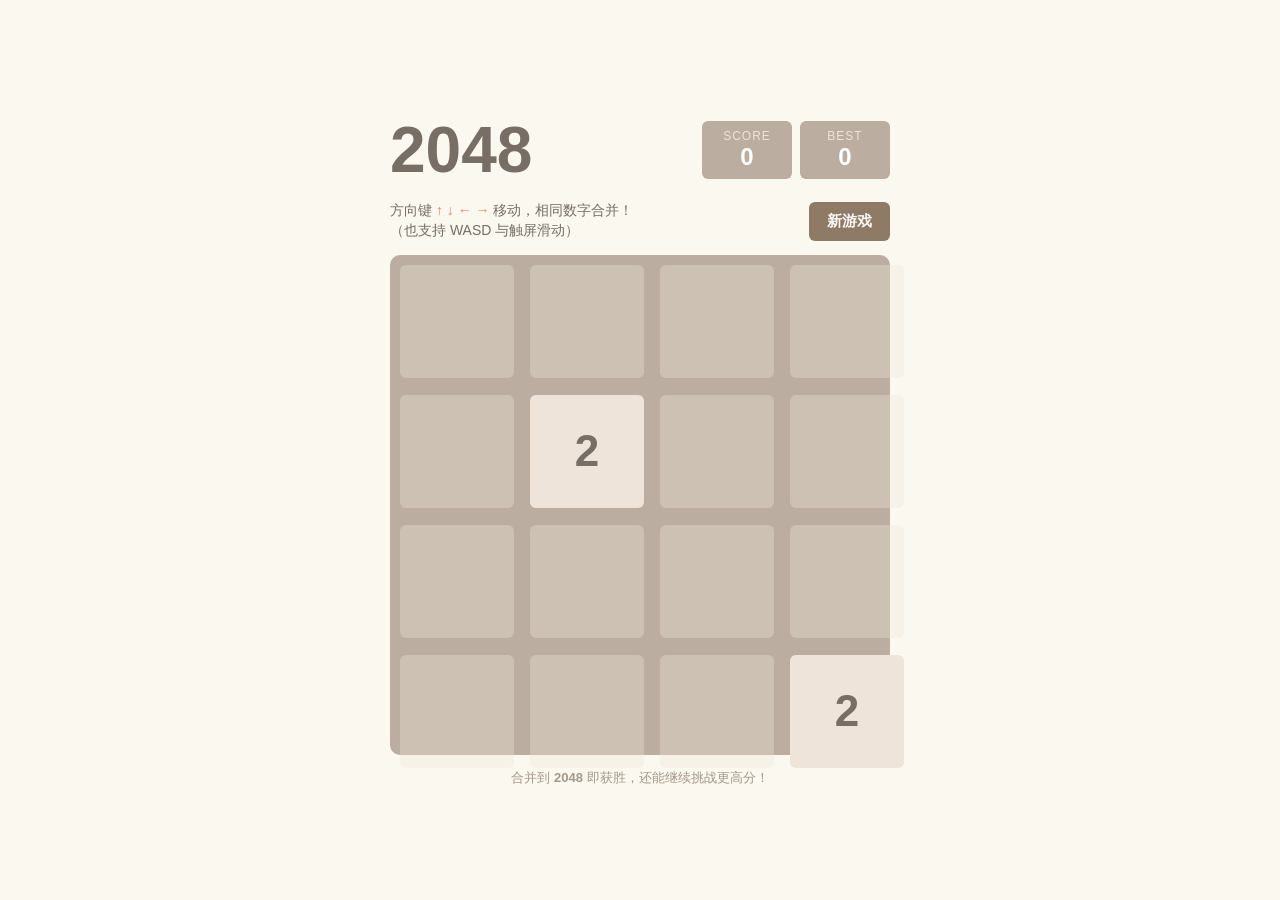
<file: 2048/index.html>
<!DOCTYPE html>
<html lang="zh-CN">
<head>
<meta charset="UTF-8" />
<meta name="viewport" content="width=device-width, initial-scale=1.0" />
<title>2048</title>
<style>
  :root {
    --bg: #faf8ef;
    --grid-bg: #bbada0;
    --cell-bg: rgba(238, 228, 218, 0.35);
    --text: #776e65;
  }
  * { box-sizing: border-box; margin: 0; padding: 0; }
  html, body { height: 100%; }
  body {
    display: flex;
    justify-content: center;
    align-items: center;
    background: var(--bg);
    font-family: "Clear Sans", "Helvetica Neue", Arial, "PingFang SC", "Microsoft YaHei", sans-serif;
    color: var(--text);
    -webkit-tap-highlight-color: transparent;
  }
  .wrap { width: min(92vw, 500px); user-select: none; }
  header { display: flex; justify-content: space-between; align-items: center; margin-bottom: 14px; }
  h1 { font-size: clamp(40px, 10vw, 64px); font-weight: 700; color: var(--text); }
  .scores { display: flex; gap: 8px; }
  .score-box {
    background: var(--grid-bg);
    border-radius: 6px;
    padding: 8px 18px;
    text-align: center;
    color: #eee4da;
    min-width: 90px;
  }
  .score-box .label { font-size: 12px; letter-spacing: 1px; text-transform: uppercase; }
  .score-box .value { font-size: 24px; font-weight: 700; color: #fff; }
  .subbar { display: flex; justify-content: space-between; align-items: center; margin-bottom: 14px; }
  .subbar p { font-size: 14px; line-height: 1.4; }
  .subbar p b { color: #f67c5f; }
  button {
    background: #8f7a66;
    color: #f9f6f2;
    border: none;
    border-radius: 6px;
    padding: 10px 18px;
    font-size: 15px;
    font-weight: 700;
    cursor: pointer;
    font-family: inherit;
  }
  button:hover { background: #9f8b77; }
  .board {
    position: relative;
    background: var(--grid-bg);
    border-radius: 10px;
    padding: 2%;
    aspect-ratio: 1;
    touch-action: none;
  }
  .cell, .tile {
    position: absolute;
    width: 22.75%;
    height: 22.75%;
    border-radius: 6px;
  }
  .cell { background: var(--cell-bg); }
  .tile {
    display: flex;
    justify-content: center;
    align-items: center;
    font-weight: 700;
    transition: top 120ms ease-in-out, left 120ms ease-in-out;
    z-index: 2;
  }
  .tile.new, .tile.merged { animation: pop 200ms ease 60ms; animation-fill-mode: backwards; }
  @keyframes pop {
    0% { transform: scale(0); }
    100% { transform: scale(1); }
  }
  .t2    { background: #eee4da; color: var(--text); font-size: clamp(24px, 7vw, 44px); }
  .t4    { background: #ede0c8; color: var(--text); font-size: clamp(24px, 7vw, 44px); }
  .t8    { background: #f2b179; color: #f9f6f2; font-size: clamp(24px, 7vw, 44px); }
  .t16   { background: #f59563; color: #f9f6f2; font-size: clamp(22px, 6vw, 40px); }
  .t32   { background: #f67c5f; color: #f9f6f2; font-size: clamp(22px, 6vw, 40px); }
  .t64   { background: #f65e3b; color: #f9f6f2; font-size: clamp(22px, 6vw, 40px); }
  .t128  { background: #edcf72; color: #f9f6f2; font-size: clamp(18px, 5vw, 34px); }
  .t256  { background: #edcc61; color: #f9f6f2; font-size: clamp(18px, 5vw, 34px); }
  .t512  { background: #edc850; color: #f9f6f2; font-size: clamp(18px, 5vw, 34px); }
  .t1024 { background: #edc53f; color: #f9f6f2; font-size: clamp(15px, 4vw, 28px); }
  .t2048 { background: #edc22e; color: #f9f6f2; font-size: clamp(15px, 4vw, 28px); box-shadow: 0 0 30px 8px rgba(243, 215, 116, 0.5); }
  .tile.super { background: #3c3a32; color: #f9f6f2; font-size: clamp(13px, 3.5vw, 24px); }
  .overlay {
    position: absolute;
    inset: 0;
    background: rgba(238, 228, 218, 0.78);
    border-radius: 10px;
    display: none;
    flex-direction: column;
    justify-content: center;
    align-items: center;
    z-index: 10;
  }
  .overlay.show { display: flex; }
  .overlay h2 { font-size: clamp(36px, 9vw, 56px); margin-bottom: 8px; }
  .overlay.win h2 { color: #edc22e; }
  .overlay p { font-size: 18px; margin-bottom: 18px; }
  footer { margin-top: 14px; font-size: 13px; color: #a4988a; text-align: center; }
  #confetti-canvas {
    position: fixed;
    inset: 0;
    width: 100vw;
    height: 100vh;
    pointer-events: none;
    z-index: 99;
  }
</style>
</head>
<body>
<div class="wrap">
  <header>
    <h1>2048</h1>
    <div class="scores">
      <div class="score-box"><div class="label">Score</div><div class="value" id="score">0</div></div>
      <div class="score-box"><div class="label">Best</div><div class="value" id="best">0</div></div>
    </div>
  </header>
  <div class="subbar">
    <p>方向键 <b>↑ ↓ ← →</b> 移动，相同数字合并！<br>（也支持 WASD 与触屏滑动）</p>
    <button id="restart">新游戏</button>
  </div>
  <div class="board" id="board">
    <div class="overlay" id="overlay">
      <h2 id="overlay-title"></h2>
      <p id="overlay-sub"></p>
      <button id="overlay-btn">再来一局</button>
    </div>
  </div>
  <footer>合并到 <b>2048</b> 即获胜，还能继续挑战更高分！</footer>
</div>
<canvas id="confetti-canvas"></canvas>
<script>
(function () {
  "use strict";

  var SIZE = 4;
  var boardEl = document.getElementById("board");
  var overlay = document.getElementById("overlay");
  var overlayTitle = document.getElementById("overlay-title");
  var overlaySub = document.getElementById("overlay-sub");
  var scoreEl = document.getElementById("score");
  var bestEl = document.getElementById("best");

  var score = 0;
  var best = Number(localStorage.getItem("2048-best") || 0);
  bestEl.textContent = best;

  // Grid cells are {value, el}; null for empty.
  var grid = [];
  var tilesById = Object.create(null);
  var nextTileId = 1;
  var won = false;
  var over = false;
  var animating = false;

  // ----- Confetti effect (fires once per game when 2048 is reached) -----
  var confettiCanvas = document.getElementById("confetti-canvas");
  var ctx = confettiCanvas.getContext("2d");
  var confettiParticles = [];
  var confettiRunning = false;
  var CONFETTI_COLORS = ["#edc22e", "#f65e3b", "#f2b179", "#edcf72", "#776e65", "#f9f6f2", "#8f7a66"];

  function confettiResize() {
    confettiCanvas.width = window.innerWidth;
    confettiCanvas.height = window.innerHeight;
  }
  confettiResize();
  window.addEventListener("resize", confettiResize);

  function spawnConfettiBurst(x, y, count, angleBase, spread) {
    for (var i = 0; i < count; i++) {
      var isEmoji = Math.random() < 0.12;
      var angle = angleBase + (Math.random() - 0.5) * spread;
      var speed = 9 + Math.random() * 8;
      confettiParticles.push({
        x: x, y: y,
        vx: Math.cos(angle) * speed,
        vy: Math.sin(angle) * speed,
        size: isEmoji ? 16 + Math.random() * 10 : 5 + Math.random() * 5,
        color: CONFETTI_COLORS[Math.floor(Math.random() * CONFETTI_COLORS.length)],
        emoji: isEmoji ? (Math.random() < 0.5 ? "🎉" : "✨") : null,
        rot: Math.random() * Math.PI * 2,
        vr: (Math.random() - 0.5) * 0.3,
        life: 0,
        maxLife: 140 + Math.random() * 60
      });
    }
  }

  function launchConfetti() {
    var w = confettiCanvas.width, h = confettiCanvas.height;
    spawnConfettiBurst(w * 0.5, h * 0.45, 60, -Math.PI / 2, Math.PI * 1.2);
    spawnConfettiBurst(w * 0.12, h * 0.85, 40, -Math.PI / 3, Math.PI / 3);
    spawnConfettiBurst(w * 0.88, h * 0.85, 40, -Math.PI * 2 / 3, Math.PI / 3);
    if (!confettiRunning) {
      confettiRunning = true;
      requestAnimationFrame(confettiFrame);
    }
  }

  function confettiFrame() {
    ctx.clearRect(0, 0, confettiCanvas.width, confettiCanvas.height);
    for (var i = confettiParticles.length - 1; i >= 0; i--) {
      var p = confettiParticles[i];
      p.life++;
      p.vy += 0.18;            // gravity
      p.vx *= 0.99;            // air drag
      p.vy *= 0.995;
      p.x += p.vx;
      p.y += p.vy;
      p.rot += p.vr;
      var fade = 1 - Math.max(0, (p.life - p.maxLife * 0.7) / (p.maxLife * 0.3));
      if (p.life >= p.maxLife || p.y > confettiCanvas.height + 40) {
        confettiParticles.splice(i, 1);
        continue;
      }
      ctx.save();
      ctx.globalAlpha = Math.max(0, fade);
      ctx.translate(p.x, p.y);
      ctx.rotate(p.rot);
      if (p.emoji) {
        ctx.font = p.size + "px sans-serif";
        ctx.textAlign = "center";
        ctx.textBaseline = "middle";
        ctx.fillText(p.emoji, 0, 0);
      } else {
        ctx.fillStyle = p.color;
        ctx.fillRect(-p.size / 2, -p.size / 4, p.size, p.size / 2);
      }
      ctx.restore();
    }
    if (confettiParticles.length) {
      requestAnimationFrame(confettiFrame);
    } else {
      confettiRunning = false;
      ctx.clearRect(0, 0, confettiCanvas.width, confettiCanvas.height);
    }
  }
  // ----- End confetti -----

  // Create the static background cells.
  for (var r = 0; r < SIZE; r++) {
    for (var c = 0; c < SIZE; c++) {
      var cell = document.createElement("div");
      cell.className = "cell";
      positionElement(cell, r, c);
      boardEl.appendChild(cell);
    }
  }

  function positionElement(el, row, col) {
    // padding 2%, gap 3.25% of board => cell size 22.75%
    el.style.top = (2 + row * 26) + "%";
    el.style.left = (2 + col * 26) + "%";
  }

  function makeTile(value, row, col, isNew, isMerged) {
    var el = document.createElement("div");
    var tile = { id: nextTileId++, value: value, row: row, col: col, el: el };
    el.className = "tile t" + value + (value > 2048 ? " super" : "");
    if (value > 2048) el.classList.remove("t" + value);
    if (isNew) el.classList.add("new");
    if (isMerged) el.classList.add("merged");
    el.textContent = value;
    positionElement(el, row, col);
    boardEl.appendChild(el);
    tilesById[tile.id] = tile;
    return tile;
  }

  function removeTile(tile) {
    tile.el.remove();
    delete tilesById[tile.id];
  }

  function emptyCells() {
    var cells = [];
    for (var r = 0; r < SIZE; r++) {
      for (var c = 0; c < SIZE; c++) {
        if (!grid[r][c]) cells.push({ row: r, col: c });
      }
    }
    return cells;
  }

  function addRandomTile() {
    var cells = emptyCells();
    if (!cells.length) return;
    var spot = cells[Math.floor(Math.random() * cells.length)];
    grid[spot.row][spot.col] = makeTile(Math.random() < 0.9 ? 2 : 4, spot.row, spot.col, true, false);
  }

  function setScore(value) {
    score = value;
    scoreEl.textContent = score;
    if (score > best) {
      best = score;
      bestEl.textContent = best;
      localStorage.setItem("2048-best", best);
    }
  }

  function reset() {
    Object.keys(tilesById).forEach(function (id) { tilesById[id].el.remove(); });
    tilesById = Object.create(null);
    grid = [];
    for (var r = 0; r < SIZE; r++) grid.push([null, null, null, null]);
    setScore(0);
    won = false;
    over = false;
    confettiParticles = [];
    hideOverlay();
    addRandomTile();
    addRandomTile();
  }

  // Build traversal order so tiles closest to the move direction go first.
  function traversals(dir) {
    var rows = [], cols = [];
    for (var i = 0; i < SIZE; i++) { rows.push(i); cols.push(i); }
    if (dir === "right") cols.reverse();
    if (dir === "down") rows.reverse();
    return { rows: rows, cols: cols };
  }

  function vector(dir) {
    return { up: { r: -1, c: 0 }, down: { r: 1, c: 0 }, left: { r: 0, c: -1 }, right: { r: 0, c: 1 } }[dir];
  }

  function withinBounds(r, c) {
    return r >= 0 && r < SIZE && c >= 0 && c < SIZE;
  }

  function findFarthest(row, col, v) {
    var prev;
    do {
      prev = { r: row, c: col };
      row += v.r;
      col += v.c;
    } while (withinBounds(row, col) && !grid[row][col]);
    return { farthest: prev, next: withinBounds(row, col) ? grid[row][col] : null };
  }

  function movesAvailable() {
    for (var r = 0; r < SIZE; r++) {
      for (var c = 0; c < SIZE; c++) {
        if (!grid[r][c]) return true;
        var val = grid[r][c].value;
        if (r + 1 < SIZE && grid[r + 1][c] && grid[r + 1][c].value === val) return true;
        if (c + 1 < SIZE && grid[r][c + 1] && grid[r][c + 1].value === val) return true;
      }
    }
    return false;
  }

  function move(dir) {
    if (over || animating) return;
    var v = vector(dir);
    var t = traversals(dir);
    var moved = false;
    var gained = 0;
    var mergedThisMove = [];

    t.rows.forEach(function (r) {
      t.cols.forEach(function (c) {
        var tile = grid[r][c];
        if (!tile) return;
        var result = findFarthest(r, c, v);
        var next = result.next;
        if (next && next.value === tile.value && mergedThisMove.indexOf(next.id) === -1) {
          // Merge into `next`'s cell: new tile appears there.
          grid[tile.row][tile.col] = null;
          grid[next.row][next.col] = null;
          removeTile(tile);
          removeTile(next);
          var merged = makeTile(tile.value * 2, next.row, next.col, false, true);
          grid[next.row][next.col] = merged;
          mergedThisMove.push(merged.id);
          gained += merged.value;
          if (merged.value === 2048 && !won) {
            won = true;
            launchConfetti();
          }
          moved = true;
        } else if (result.farthest.r !== tile.row || result.farthest.c !== tile.col) {
          grid[tile.row][tile.col] = null;
          tile.row = result.farthest.r;
          tile.col = result.farthest.c;
          grid[tile.row][tile.col] = tile;
          positionElement(tile.el, tile.row, tile.col);
          moved = true;
        }
      });
    });

    if (!moved) return;

    setScore(score + gained);
    addRandomTile();

    // Wait for the slide transition before evaluating game state.
    animating = true;
    setTimeout(function () {
      animating = false;
      if (won) showOverlay("win");
      else if (!movesAvailable()) {
        over = true;
        showOverlay("lose");
      }
    }, 160);
  }

  function showOverlay(kind) {
    if (kind === "win") {
      overlay.classList.add("win");
      overlayTitle.textContent = "你赢了！🎉";
      overlaySub.textContent = "得分 " + score + "，继续挑战更高数字？";
      overlayBtn.textContent = "继续游戏";
      overlayBtn.onclick = function () { hideOverlay(); won = true; /* keep playing */ };
    } else {
      overlay.classList.remove("win");
      overlayTitle.textContent = "游戏结束";
      overlaySub.textContent = "最终得分 " + score;
      overlayBtn.textContent = "再来一局";
      overlayBtn.onclick = function () { reset(); };
    }
    overlay.classList.add("show");
  }

  function hideOverlay() {
    overlay.classList.remove("show");
  }

  var overlayBtn = document.getElementById("overlay-btn");
  var restartBtn = document.getElementById("restart");
  restartBtn.addEventListener("click", function () { reset(); });

  document.addEventListener("keydown", function (e) {
    var map = {
      ArrowUp: "up", ArrowDown: "down", ArrowLeft: "left", ArrowRight: "right",
      w: "up", s: "down", a: "left", d: "right",
      W: "up", S: "down", A: "left", D: "right"
    };
    var dir = map[e.key];
    if (!dir) return;
    if (overlay.classList.contains("show")) return;
    e.preventDefault();
    move(dir);
  });

  // Touch swipe support.
  var touchStart = null;
  boardEl.addEventListener("touchstart", function (e) {
    if (e.touches.length === 1) {
      touchStart = { x: e.touches[0].clientX, y: e.touches[0].clientY };
    }
  }, { passive: true });
  boardEl.addEventListener("touchend", function (e) {
    if (!touchStart) return;
    var dx = e.changedTouches[0].clientX - touchStart.x;
    var dy = e.changedTouches[0].clientY - touchStart.y;
    touchStart = null;
    if (Math.max(Math.abs(dx), Math.abs(dy)) < 24) return;
    if (Math.abs(dx) > Math.abs(dy)) {
      move(dx > 0 ? "right" : "left");
    } else {
      move(dy > 0 ? "down" : "up");
    }
  }, { passive: true });

  reset();

  // Minimal test hook (non-intrusive, used by automated checks).
  window.__2048 = {
    gridValues: function () {
      return grid.map(function (row) { return row.map(function (t) { return t ? t.value : 0; }); });
    },
    tileCount: function () { return document.querySelectorAll("#board > .tile").length; }
  };
})();
</script>
</body>
</html>
</file>
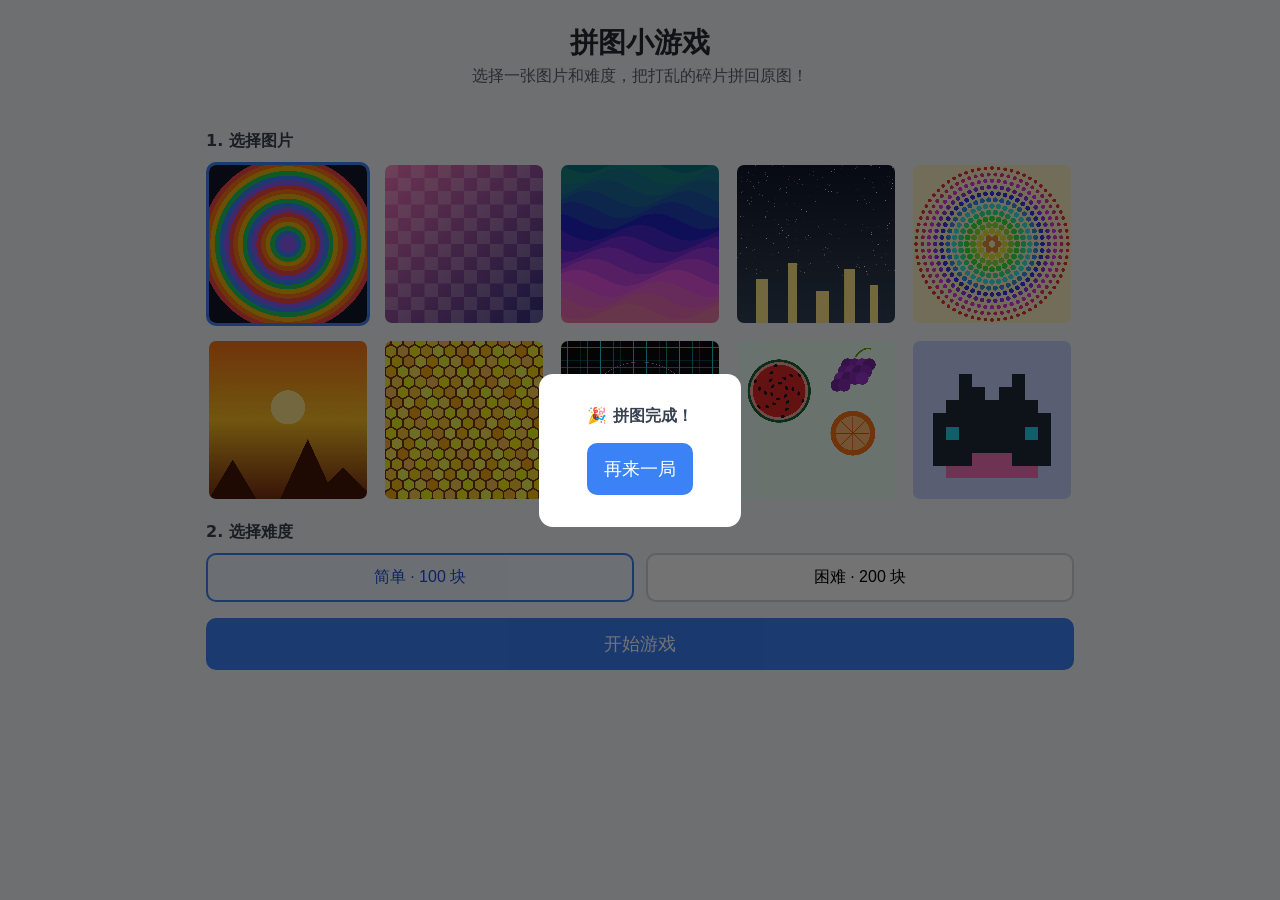
<file: puzzle/index.html>
<!DOCTYPE html>
<html lang="zh-CN">
<head>
  <meta charset="UTF-8" />
  <meta name="viewport" content="width=device-width, initial-scale=1.0" />
  <title>拼图小游戏</title>
  <link rel="stylesheet" href="style.css" />
</head>
<body>
  <header>
    <h1>拼图小游戏</h1>
    <p class="subtitle">选择一张图片和难度，把打乱的碎片拼回原图！</p>
  </header>

  <main>
    <section id="setup">
      <h2>1. 选择图片</h2>
      <div id="gallery" class="gallery" aria-label="图片选择"></div>

      <h2>2. 选择难度</h2>
      <div class="difficulty">
        <button class="diff-btn" data-pieces="100">简单 · 100 块</button>
        <button class="diff-btn" data-pieces="200">困难 · 200 块</button>
      </div>

      <button id="start-btn" class="primary">开始游戏</button>
    </section>

    <section id="game" hidden>
      <div class="hud">
        <span id="timer">00:00</span>
        <span id="moves">步数：0</span>
        <span id="progress">已完成：0%</span>
        <button id="preview-btn" class="ghost">查看原图</button>
        <button id="restart-btn" class="ghost">重新打乱</button>
        <button id="quit-btn" class="ghost">退出</button>
      </div>
      <div id="board" class="board" aria-label="拼图区域"></div>
      <div id="preview-overlay" class="preview-overlay" hidden>
        <canvas id="preview-canvas"></canvas>
      </div>
    </section>

    <div id="win-overlay" class="win-overlay" hidden>
      <div class="win-card">
        <h2>🎉 拼图完成！</h2>
        <p id="win-stats"></p>
        <button id="win-close" class="primary">再来一局</button>
      </div>
    </div>
  </main>

  <script src="app.js"></script>
</body>
</html>
</file>
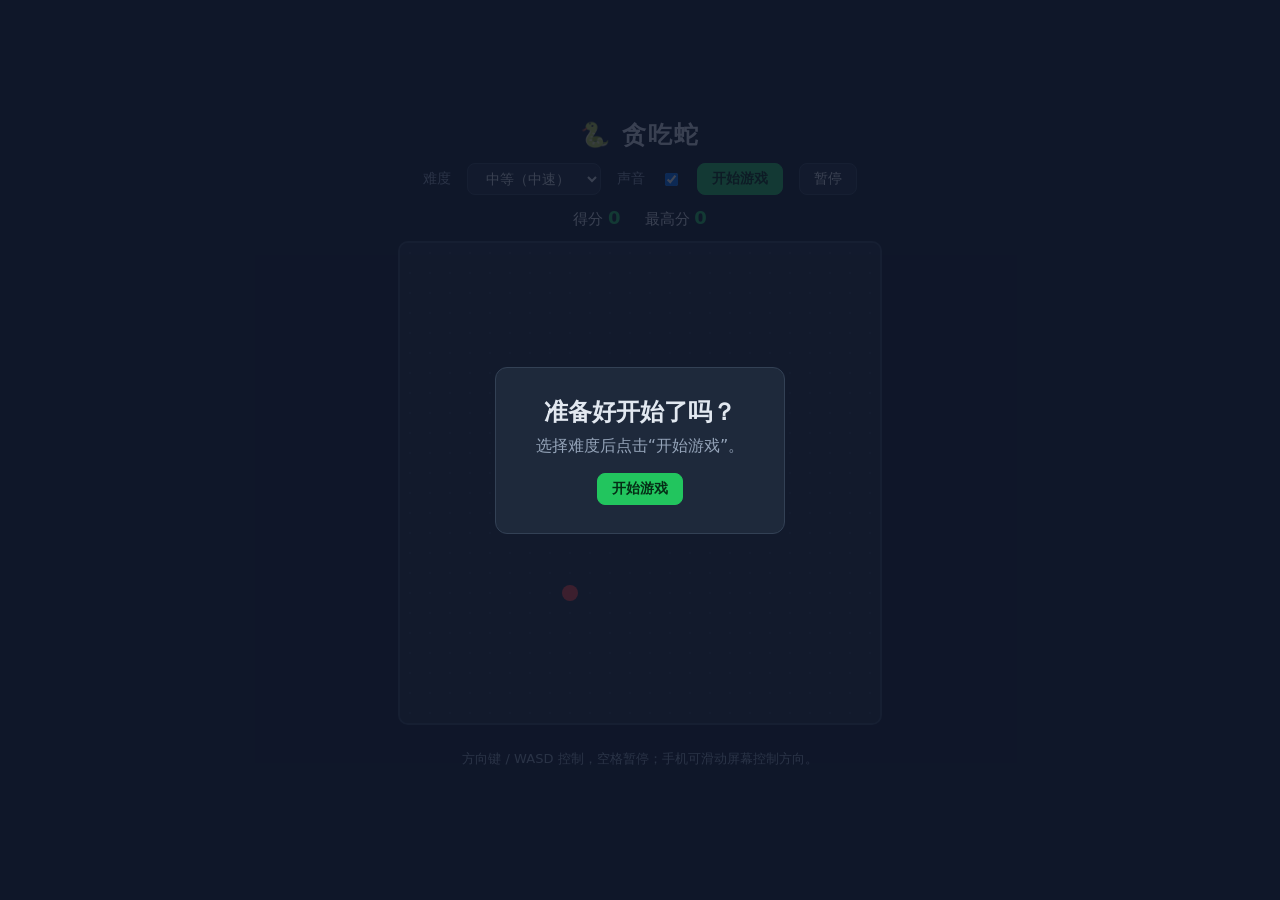
<file: snake.html>
<!DOCTYPE html>
<html lang="zh-CN">
<head>
<meta charset="UTF-8">
<meta name="viewport" content="width=device-width, initial-scale=1.0">
<title>贪吃蛇</title>
<style>
  :root {
    --bg: #0f172a;
    --panel: #1e293b;
    --accent: #22c55e;
    --text: #e2e8f0;
    --muted: #94a3b8;
  }
  * { box-sizing: border-box; }
  body {
    margin: 0;
    min-height: 100vh;
    display: flex;
    flex-direction: column;
    align-items: center;
    justify-content: center;
    gap: 12px;
    background: var(--bg);
    color: var(--text);
    font-family: system-ui, -apple-system, "PingFang SC", "Microsoft YaHei", sans-serif;
    padding: 16px;
  }
  h1 { margin: 0; font-size: 24px; letter-spacing: 2px; }
  .bar {
    display: flex;
    align-items: center;
    gap: 16px;
    flex-wrap: wrap;
    justify-content: center;
  }
  .bar label { color: var(--muted); font-size: 14px; }
  select, button {
    background: var(--panel);
    color: var(--text);
    border: 1px solid #334155;
    border-radius: 8px;
    padding: 6px 14px;
    font-size: 14px;
    cursor: pointer;
  }
  button:hover, select:hover { border-color: var(--accent); }
  button.primary { background: var(--accent); border-color: var(--accent); color: #052e16; font-weight: 600; }
  .stats { display: flex; gap: 24px; font-size: 15px; }
  .stats b { color: var(--accent); font-size: 18px; }
  #board {
    background: var(--panel);
    border: 2px solid #334155;
    border-radius: 10px;
    touch-action: none;
  }
  .overlay {
    position: fixed;
    inset: 0;
    display: flex;
    align-items: center;
    justify-content: center;
    background: rgba(15, 23, 42, .8);
  }
  .overlay.hidden { display: none; }
  .card {
    background: var(--panel);
    border: 1px solid #334155;
    border-radius: 12px;
    padding: 28px 40px;
    text-align: center;
    max-width: 90vw;
  }
  .card h2 { margin: 0 0 8px; }
  .card p { color: var(--muted); margin: 4px 0 16px; }
  .hint { color: var(--muted); font-size: 13px; text-align: center; }
</style>
</head>
<body>
  <h1>🐍 贪吃蛇</h1>

  <div class="bar">
    <label for="difficulty">难度</label>
    <select id="difficulty">
      <option value="easy">简单（慢速）</option>
      <option value="medium" selected>中等（中速）</option>
      <option value="hard">困难（高速）</option>
    </select>
    <label for="soundToggle">声音</label>
    <input type="checkbox" id="soundToggle" checked>
    <button class="primary" id="startBtn">开始游戏</button>
    <button id="pauseBtn" disabled>暂停</button>
  </div>

  <div class="stats">
    <span>得分 <b id="score">0</b></span>
    <span>最高分 <b id="highScore">0</b></span>
  </div>

  <canvas id="board" width="480" height="480"></canvas>
  <p class="hint">方向键 / WASD 控制，空格暂停；手机可滑动屏幕控制方向。</p>

  <div class="overlay" id="overlay">
    <div class="card">
      <h2 id="overlayTitle">准备好开始了吗？</h2>
      <p id="overlayText">选择难度后点击“开始游戏”。</p>
      <button class="primary" id="overlayBtn">开始游戏</button>
    </div>
  </div>

<script>
(() => {
  "use strict";

  // ---------- 常量 ----------
  const COLS = 24, ROWS = 24, CELL = 20;
  const DIFFICULTIES = {
    easy:   { interval: 160, label: "简单" },
    medium: { interval: 110, label: "中等" },
    hard:   { interval: 65,  label: "困难" },
  };

  // ---------- 元素 ----------
  const canvas = document.getElementById("board");
  const ctx = canvas.getContext("2d");
  const scoreEl = document.getElementById("score");
  const highScoreEl = document.getElementById("highScore");
  const difficultyEl = document.getElementById("difficulty");
  const soundToggleEl = document.getElementById("soundToggle");
  const startBtn = document.getElementById("startBtn");
  const pauseBtn = document.getElementById("pauseBtn");
  const overlay = document.getElementById("overlay");
  const overlayTitle = document.getElementById("overlayTitle");
  const overlayText = document.getElementById("overlayText");
  const overlayBtn = document.getElementById("overlayBtn");

  // ---------- 状态 ----------
  let snake, dir, nextDir, food, score, timerId = null, running = false, paused = false, gameOver = false;
  let highScore = Number(localStorage.getItem("snakeHighScore") || 0);
  highScoreEl.textContent = highScore;

  // ---------- 声音特效（Web Audio，无需外部文件） ----------
  let audioCtx = null;
  function ensureAudio() {
    if (!audioCtx) {
      const AC = window.AudioContext || window.webkitAudioContext;
      if (AC) audioCtx = new AC();
    }
    if (audioCtx && audioCtx.state === "suspended") audioCtx.resume();
    return audioCtx;
  }
  /** 播放一段简单音效：type 为波形，freqs 为频率序列（依次快速播放） */
  function playTone(type, freqs, each = 0.09, gain = 0.08) {
    if (!soundToggleEl.checked) return;
    const ac = ensureAudio();
    if (!ac) return;
    let t = ac.currentTime;
    for (const f of freqs) {
      const osc = ac.createOscillator();
      const g = ac.createGain();
      osc.type = type;
      osc.frequency.setValueAtTime(f, t);
      g.gain.setValueAtTime(gain, t);
      g.gain.exponentialRampToValueAtTime(0.0001, t + each);
      osc.connect(g).connect(ac.destination);
      osc.start(t);
      osc.stop(t + each);
      t += each;
    }
  }
  const sounds = {
    eat: () => playTone("square", [660, 880, 1320], 0.06, 0.09),
    turn: () => playTone("triangle", [440], 0.04, 0.03),
    die: () => playTone("sawtooth", [300, 220, 150, 90], 0.14, 0.1),
    start: () => playTone("square", [523, 659, 784], 0.08),
    pause: () => playTone("triangle", [392, 523], 0.08),
  };

  // ---------- 吃到食物的礼花特效 ----------
  const CONFETTI_COLORS = ["#f87171", "#fbbf24", "#facc15", "#4ade80", "#38bdf8", "#a78bfa", "#f472b6"];
  let particles = [];
  let fxRunning = false;
  /** 在棋盘坐标 (px, py) 像素中心处喷出一团礼花粒子 */
  function burstConfetti(cx, cy) {
    for (let i = 0; i < 36; i++) {
      const angle = Math.random() * Math.PI * 2;
      const speed = 1.5 + Math.random() * 3.5;
      particles.push({
        x: cx, y: cy,
        vx: Math.cos(angle) * speed,
        vy: Math.sin(angle) * speed - 1.5,
        size: 3 + Math.random() * 4,
        rot: Math.random() * Math.PI,
        vr: (Math.random() - 0.5) * 0.4,
        color: CONFETTI_COLORS[Math.floor(Math.random() * CONFETTI_COLORS.length)],
        life: 1,
      });
    }
    if (!fxRunning) {
      fxRunning = true;
      requestAnimationFrame(tickFx);
    }
  }
  function tickFx() {
    particles.forEach(p => {
      p.x += p.vx;
      p.y += p.vy;
      p.vy += 0.15;        // 重力
      p.vx *= 0.985;       // 空气阻力
      p.rot += p.vr;
      p.life -= 0.02;
    });
    particles = particles.filter(p => p.life > 0 && p.y < canvas.height + 20);
    draw();
    if (particles.length) requestAnimationFrame(tickFx);
    else fxRunning = false;
  }
  function drawParticles() {
    for (const p of particles) {
      ctx.save();
      ctx.globalAlpha = Math.max(p.life, 0);
      ctx.translate(p.x, p.y);
      ctx.rotate(p.rot);
      ctx.fillStyle = p.color;
      ctx.fillRect(-p.size / 2, -p.size / 4, p.size, p.size / 2);
      ctx.restore();
    }
  }

  // ---------- 游戏逻辑 ----------
  function reset() {
    snake = [{x: 11, y: 12}, {x: 10, y: 12}, {x: 9, y: 12}];
    dir = {x: 1, y: 0};
    nextDir = dir;
    score = 0;
    scoreEl.textContent = score;
    gameOver = false;
    paused = false;
    placeFood();
  }

  function placeFood() {
    do {
      food = { x: Math.floor(Math.random() * COLS), y: Math.floor(Math.random() * ROWS) };
    } while (snake.some(s => s.x === food.x && s.y === food.y));
  }

  function step() {
    dir = nextDir;
    const head = { x: snake[0].x + dir.x, y: snake[0].y + dir.y };

    // 撞墙或撞自己
    const hitWall = head.x < 0 || head.x >= COLS || head.y < 0 || head.y >= ROWS;
    const hitSelf = snake.some(s => s.x === head.x && s.y === head.y);
    if (hitWall || hitSelf) return end();

    snake.unshift(head);

    if (head.x === food.x && head.y === food.y) {
      score++;
      scoreEl.textContent = score;
      if (score > highScore) {
        highScore = score;
        localStorage.setItem("snakeHighScore", highScore);
        highScoreEl.textContent = highScore;
      }
      sounds.eat();
      burstConfetti(head.x * CELL + CELL / 2, head.y * CELL + CELL / 2);
      placeFood();
    } else {
      snake.pop();
    }
    draw();
  }

  function end() {
    gameOver = true;
    running = false;
    stopTimer();
    sounds.die();
    showOverlay("游戏结束", `本局得分：${score}（最高分：${highScore}）`, "再来一局");
    pauseBtn.disabled = true;
  }

  function draw() {
    // 背景
    ctx.fillStyle = "#1e293b";
    ctx.fillRect(0, 0, canvas.width, canvas.height);
    // 网格点
    ctx.fillStyle = "rgba(148,163,184,.12)";
    for (let x = 0; x < COLS; x++)
      for (let y = 0; y < ROWS; y++)
        ctx.fillRect(x * CELL + CELL / 2 - 1, y * CELL + CELL / 2 - 1, 2, 2);
    // 食物
    ctx.fillStyle = "#ef4444";
    ctx.beginPath();
    ctx.arc(food.x * CELL + CELL / 2, food.y * CELL + CELL / 2, CELL / 2 - 2, 0, Math.PI * 2);
    ctx.fill();
    // 蛇
    snake.forEach((s, i) => {
      ctx.fillStyle = i === 0 ? "#4ade80" : "#22c55e";
      ctx.fillRect(s.x * CELL + 1, s.y * CELL + 1, CELL - 2, CELL - 2);
    });
    // 蛇眼睛
    const h = snake[0];
    ctx.fillStyle = "#0f172a";
    const ex = h.x * CELL + CELL / 2, ey = h.y * CELL + CELL / 2;
    const off = CELL / 5;
    ctx.fillRect(ex - off - dir.x * 3 - dir.y * off, ey - off - dir.y * 3 - dir.x * off, 3, 3);
    ctx.fillRect(ex + off - dir.x * 3 + dir.y * off, ey + off - dir.y * 3 + dir.x * off, 3, 3);
    // 礼花粒子（最上层）
    drawParticles();
  }

  function start() {
    reset();
    hideOverlay();
    pauseBtn.disabled = false;
    startBtn.disabled = true;
    difficultyEl.disabled = true;
    running = true;
    sounds.start();
    startTimer();
    draw();
  }

  function startTimer() {
    stopTimer();
    timerId = setInterval(step, DIFFICULTIES[difficultyEl.value].interval);
  }
  function stopTimer() { if (timerId) { clearInterval(timerId); timerId = null; } }

  function togglePause() {
    if (!running) return;
    paused = !paused;
    if (paused) {
      stopTimer();
      sounds.pause();
      showOverlay("已暂停", "点击按钮或按空格继续。", "继续");
    } else {
      hideOverlay();
      startTimer();
    }
  }

  function showOverlay(title, text, btn) {
    overlayTitle.textContent = title;
    overlayText.textContent = text;
    overlayBtn.textContent = btn;
    overlay.classList.remove("hidden");
  }
  function hideOverlay() { overlay.classList.add("hidden"); }

  // ---------- 控制 ----------
  function setDir(x, y) {
    // 禁止 180° 掉头
    if (dir.x === -x && dir.y === -y) return;
    if (nextDir.x === x && nextDir.y === y) return;
    nextDir = {x, y};
    sounds.turn();
  }

  const KEYS = {
    ArrowUp: [0, -1], KeyW: [0, -1],
    ArrowDown: [0, 1], KeyS: [0, 1],
    ArrowLeft: [-1, 0], KeyA: [-1, 0],
    ArrowRight: [1, 0], KeyD: [1, 0],
  };

  document.addEventListener("keydown", e => {
    if (e.code === "Space") {
      if (!running && !gameOver && snake) { togglePause(); e.preventDefault(); }
      else if (running) { togglePause(); e.preventDefault(); }
      return;
    }
    const k = KEYS[e.code];
    if (k && running && !paused) { setDir(k[0], k[1]); e.preventDefault(); }
  });

  // 移动端滑动
  let touchStart = null;
  canvas.addEventListener("touchstart", e => { touchStart = e.touches[0]; }, {passive: true});
  canvas.addEventListener("touchend", e => {
    if (!touchStart || !running || paused) return;
    const t = e.changedTouches[0];
    const dx = t.clientX - touchStart.clientX, dy = t.clientY - touchStart.clientY;
    if (Math.abs(dx) < 20 && Math.abs(dy) < 20) return;
    if (Math.abs(dx) > Math.abs(dy)) setDir(Math.sign(dx), 0);
    else setDir(0, Math.sign(dy));
  }, {passive: true});

  startBtn.addEventListener("click", start);
  overlayBtn.addEventListener("click", () => {
    if (paused) togglePause();
    else start();
  });
  pauseBtn.addEventListener("click", togglePause);

  // 初始画面
  reset();
  draw();
})();
</script>
</body>
</html>
</file>
<file: puzzle/style.css>
* { box-sizing: border-box; }

body {
  margin: 0;
  font-family: "PingFang SC", "Microsoft YaHei", system-ui, sans-serif;
  background: #f4f6fb;
  color: #24292f;
}

header { text-align: center; padding: 24px 16px 8px; }
header h1 { margin: 0 0 4px; font-size: 28px; }
.subtitle { margin: 0; color: #57606a; }

main { max-width: 900px; margin: 0 auto; padding: 16px; }

h2 { font-size: 16px; margin: 20px 0 10px; color: #374151; }

.gallery {
  display: grid;
  grid-template-columns: repeat(auto-fill, minmax(150px, 1fr));
  gap: 12px;
}
.thumb {
  border: 3px solid transparent;
  border-radius: 10px;
  padding: 0;
  background: none;
  cursor: pointer;
  overflow: hidden;
  aspect-ratio: 1;
  transition: transform .12s, border-color .12s;
}
.thumb:hover { transform: scale(1.03); }
.thumb.selected { border-color: #3b82f6; }
.thumb canvas { width: 100%; height: 100%; display: block; }

.difficulty { display: flex; gap: 12px; margin-bottom: 16px; }
.diff-btn {
  flex: 1;
  padding: 12px;
  font-size: 16px;
  border: 2px solid #d1d5db;
  border-radius: 10px;
  background: #fff;
  cursor: pointer;
}
.diff-btn.selected { border-color: #3b82f6; background: #eff6ff; color: #1d4ed8; }

button.primary {
  width: 100%;
  padding: 14px;
  font-size: 18px;
  color: #fff;
  background: #3b82f6;
  border: none;
  border-radius: 10px;
  cursor: pointer;
}
button.primary:hover { background: #2563eb; }
button.ghost {
  padding: 8px 12px;
  font-size: 14px;
  background: #fff;
  border: 1px solid #d1d5db;
  border-radius: 8px;
  cursor: pointer;
}
button.ghost:hover { background: #f3f4f6; }

.hud {
  display: flex;
  flex-wrap: wrap;
  align-items: center;
  gap: 12px;
  margin-bottom: 12px;
  font-variant-numeric: tabular-nums;
}
.hud span { font-size: 15px; color: #374151; }
#timer { font-weight: 700; font-size: 20px !important; }

.board {
  position: relative;
  display: grid;
  width: 100%;
  aspect-ratio: 1;
  background: #cbd5e1;
  border-radius: 8px;
  overflow: hidden;
  user-select: none;
  touch-action: manipulation;
}
.piece {
  background-repeat: no-repeat;
  cursor: pointer;
  outline: 1px solid rgba(0,0,0,.15);
  outline-offset: -1px;
}
.piece.selected { z-index: 2; outline: 3px solid #f59e0b; outline-offset: -3px; filter: brightness(1.15); }
.piece.dragging { opacity: .35; }
.piece.correct { cursor: default; }

.preview-overlay {
  position: fixed;
  inset: 0;
  background: rgba(0,0,0,.6);
  display: flex;
  align-items: center;
  justify-content: center;
  z-index: 10;
  cursor: pointer;
}
.preview-overlay canvas {
  max-width: 90vw;
  max-height: 90vh;
  border-radius: 8px;
  box-shadow: 0 8px 40px rgba(0,0,0,.5);
}

.win-overlay {
  position: fixed;
  inset: 0;
  background: rgba(0,0,0,.55);
  display: flex;
  align-items: center;
  justify-content: center;
  z-index: 20;
}
.win-card {
  background: #fff;
  border-radius: 14px;
  padding: 32px 48px;
  text-align: center;
}
.win-card h2 { margin-top: 0; }
.win-card p { color: #57606a; }

@media (max-width: 600px) {
  .difficulty { flex-direction: column; }
}
</file>
